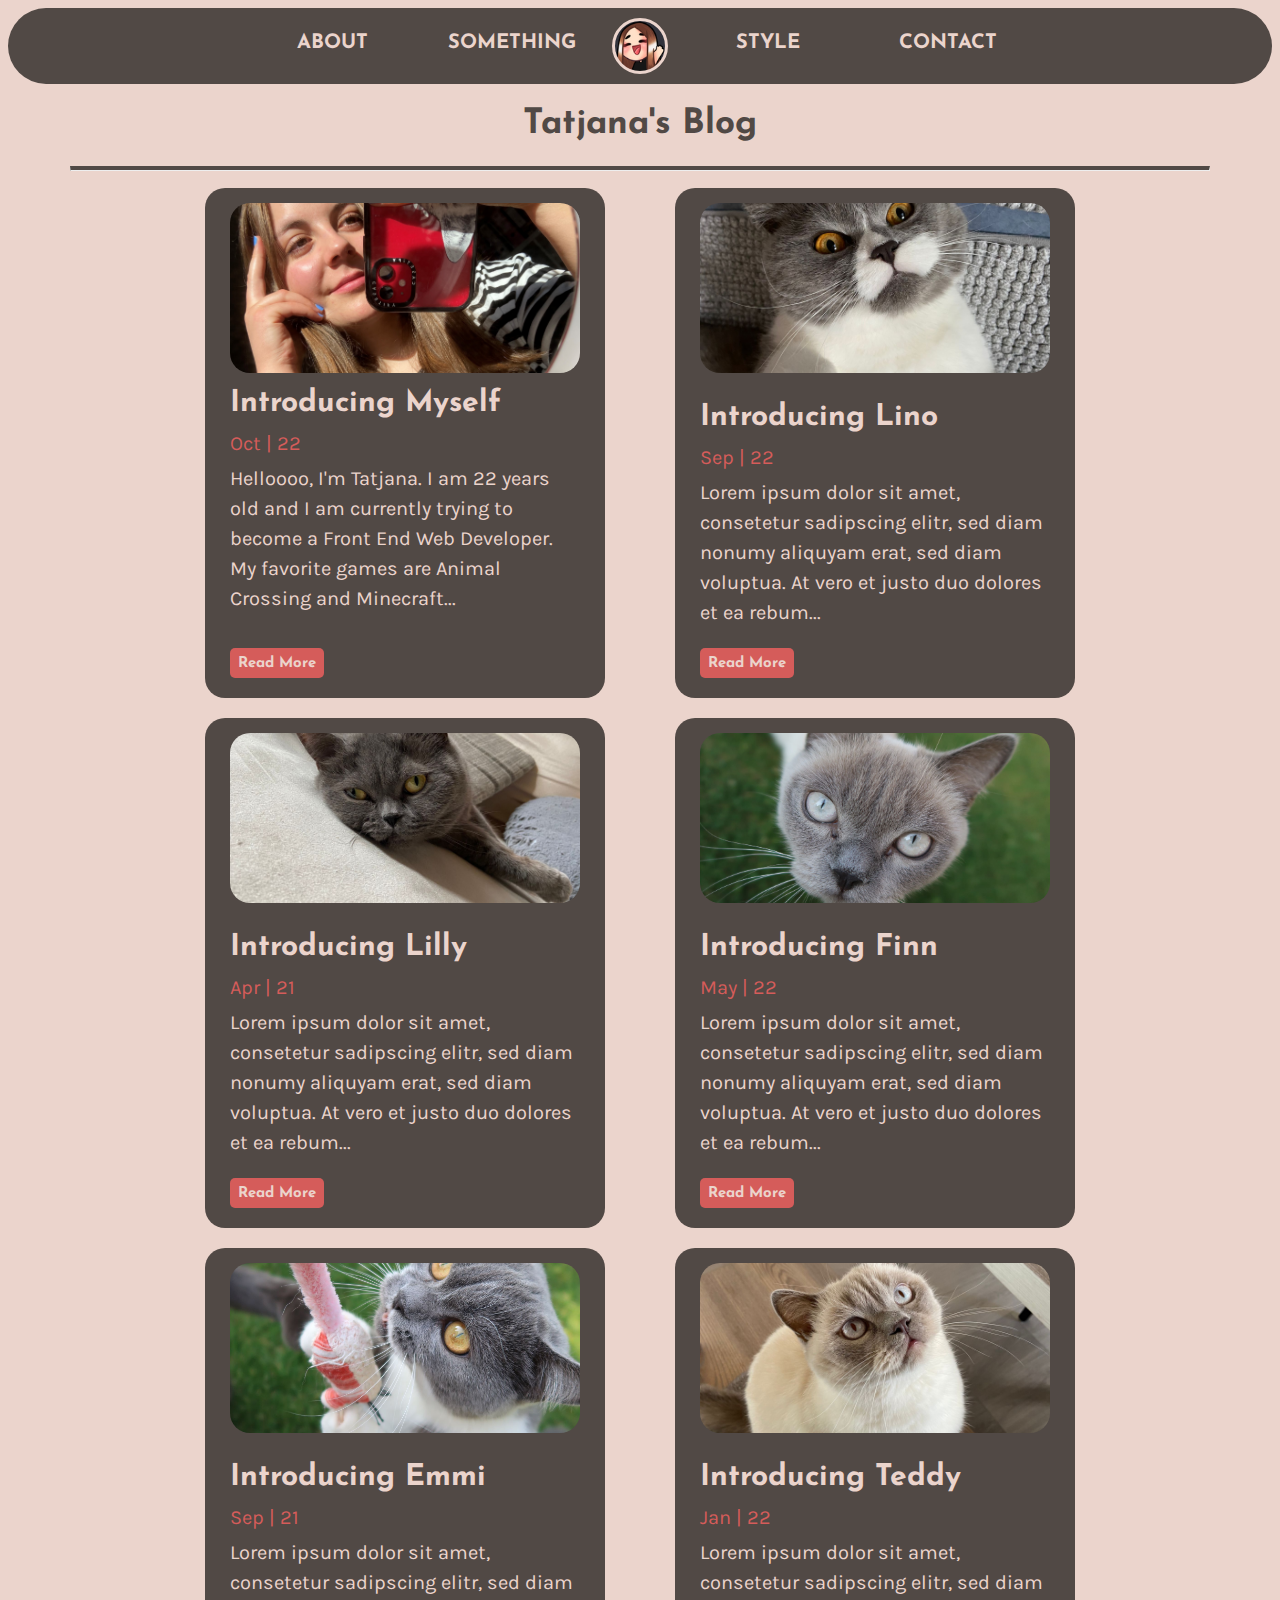
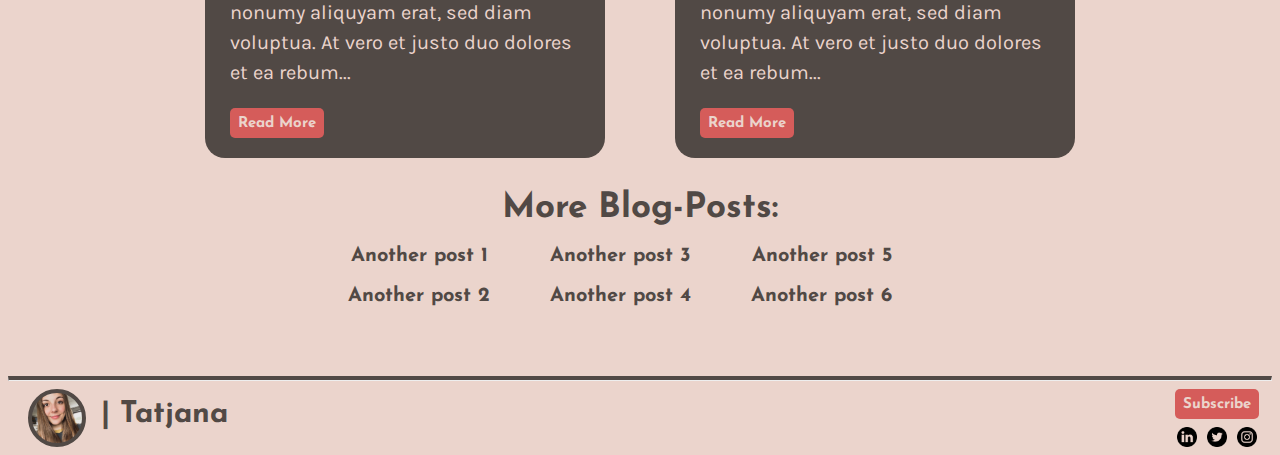
<file: index.html>
<!DOCTYPE html>
<html>
    <head>
        <meta charset="utf-8"/>
        <meta name="viewport" content="width=device-width, initial-scale=1.0">
        <title>Tatjana's Blog</title>
        <meta name="description" content="udacity personal blog project"/>
        <meta name="author" content="Tatjana Aha">
        <link rel="stylesheet" href="css/style.css"/>
        <link rel="stylesheet" href="css/responsive.css"/>
        <link rel="icon" href="images/icon.png">
    </head>

    <body>
        <div class="page-layout wo-footer">
            <header class="header-style">
                <!--navigation bar-->
                <nav class="navigation">
                    <!--navigation left-->
                    <div class="nav-item">
                        <a href="html/about-me.html">About
                        </a>
                    </div>
                    <div class="nav-item">
                        <a href="html/something.html">Something</a>
                    </div>
                    <!--Logo-->
                    <a href="index.html"><div class="nav-item" id="icon"></div></a>
                    <!--navigation right-->
                    <div class="nav-item">
                        <a href="html/style-guide.html">Style</a>
                    </div>
                    <div class="nav-item">
                        <a href="html/contact.html">Contact</a>
                    </div>
                </nav>
                <!--title of webpage-->
                <h1 id="title">Tatjana's Blog</h1>
                <hr class="divider-top">
            </header>

            <!--recommended blog posts-->
            <section class="recommended-posts light-text">
                <a href="html/about-me.html">
                    <div class="rp-item">
                        <img class="rp-img" src="images/tatjana2.jpg"/>
                        <h2 class="light-text rp-title">Introducing Myself</h2>
                        <p class="date">Oct | 22</p>
                        <p class="light-text">
                            Helloooo, I'm Tatjana. I am 22 years old and I am currently trying to become
                            a Front End Web Developer. My favorite games are Animal Crossing and Minecraft...
                        </p>
                        <button class="read-more">Read More</button>
                    </div>
                </a>

                <div class="rp-item">
                    <img class="rp-img" src="images/lino.JPG"/>
                    <h2 class="light-text">Introducing Lino</h2>
                    <p class="date">Sep | 22</p>
                    <p class="light-text">
                        Lorem ipsum dolor sit amet, consetetur sadipscing elitr, sed diam nonumy
                        aliquyam erat, sed diam voluptua. At vero et justo duo dolores et ea rebum... 
                    </p>
                    <button class="read-more">Read More</button>
                </div>

                <div class="rp-item">
                    <img class="rp-img" src="images/lilly.JPG"/>
                    <h2 class="light-text">Introducing Lilly</h2>
                    <p class="date">Apr | 21</p>
                    <p class="light-text">
                        Lorem ipsum dolor sit amet, consetetur sadipscing elitr, sed diam nonumy
                        aliquyam erat, sed diam voluptua. At vero et justo duo dolores et ea rebum... 
                    </p>
                    <button class="read-more">Read More</button>
                </div>

                <div class="rp-item">
                    <img class="rp-img" src="images/finn.JPG"/>
                    <h2 class="light-text">Introducing Finn</h2>
                    <p class="date">May | 22</p>
                    <p class="light-text">
                        Lorem ipsum dolor sit amet, consetetur sadipscing elitr, sed diam nonumy
                        aliquyam erat, sed diam voluptua. At vero et justo duo dolores et ea rebum... 
                    </p>
                    <button class="read-more">Read More</button>
                </div>

                <div class="rp-item">
                    <img class="rp-img" src="images/emmi.JPG"/>
                    <h2 class="light-text">Introducing Emmi</h2>
                    <p class="date">Sep | 21</p>
                    <p class="light-text">
                        Lorem ipsum dolor sit amet, consetetur sadipscing elitr, sed diam nonumy
                        aliquyam erat, sed diam voluptua. At vero et justo duo dolores et ea rebum... 
                    </p>
                    <button class="read-more">Read More</button>
                </div>

                <div class="rp-item">
                    <img class="rp-img" src="images/teddy.JPG"/>
                    <h2 class="light-text">Introducing Teddy</h2>
                    <p class="date">Jan | 22</p>
                    <p class="light-text">
                        Lorem ipsum dolor sit amet, consetetur sadipscing elitr, sed diam nonumy
                        aliquyam erat, sed diam voluptua. At vero et justo duo dolores et ea rebum... 
                    </p>
                    <button class="read-more">Read More</button>
                </div>    
            </section>

            <!--other blog posts-->
            <section class="op-container">
                <h1 id="op-title">More Blog-Posts:</h1>
                <div class="other-posts">
                    <div class="op-item">
                        <h3 class="op-subtitle">Another post 1</h3>
                        <h3 class="op-subtitle">Another post 2</h3>
                    </div>
                    <div class="op-item">
                        <h3 class="op-subtitle">Another post 3</h3>
                        <h3 class="op-subtitle">Another post 4</h3>
                    </div>
                    <div class="op-item">
                        <h3 class="op-subtitle">Another post 5</h3>
                        <h3 class="op-subtitle">Another post 6</h3>
                    </div>
                </div>
            </section>

            <!--footer-->
            <footer class="footer-container">
                <hr class="divider-bottom"></hr>
                <div class="footer">
                    <div class="author">
                        <div id="photo"></div>
                        <h2 id="name">| Tatjana</h2>
                    </div>
                    <!--footer space-->
                    <div class="ft-space"></div>
                    <!--social media links-->
                    <div class="subscribe">
                        <button class="btn">Subscribe</button>
                    </div>
                    <div class="socials">
                        <a href="https://www.linkedin.com/in/tatjana-aha" target="_blank"><div class="media" id="linkedin"></div></a>
                        <a href="https://twitter.com/elonmusk" target="_blank"><div class="media" id="twitter"></div></a>
                        <a href="https://www.instagram.com/spacex/" target="_blank"><div class="media" id="instagram"></div></a>
                    </div>
                </div>
            </footer>
        </div>
    </body>
</html>
</file>
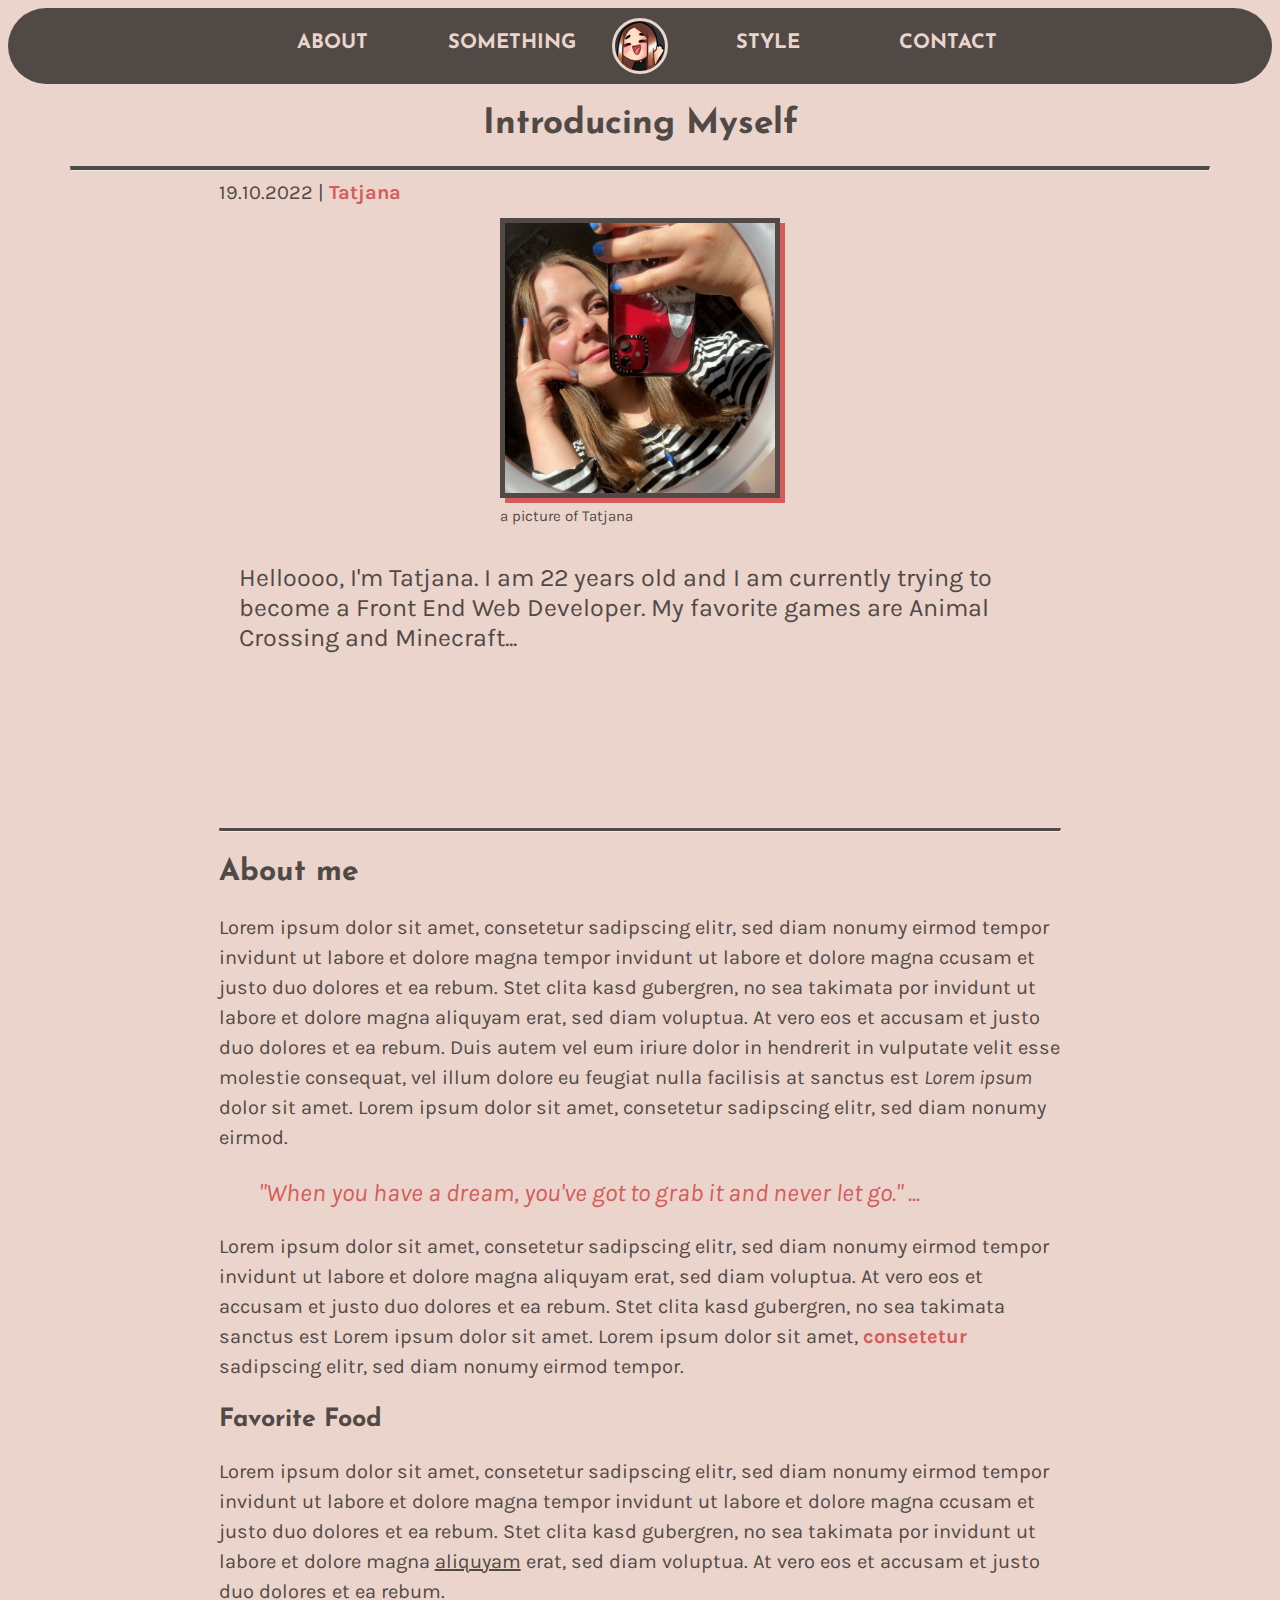
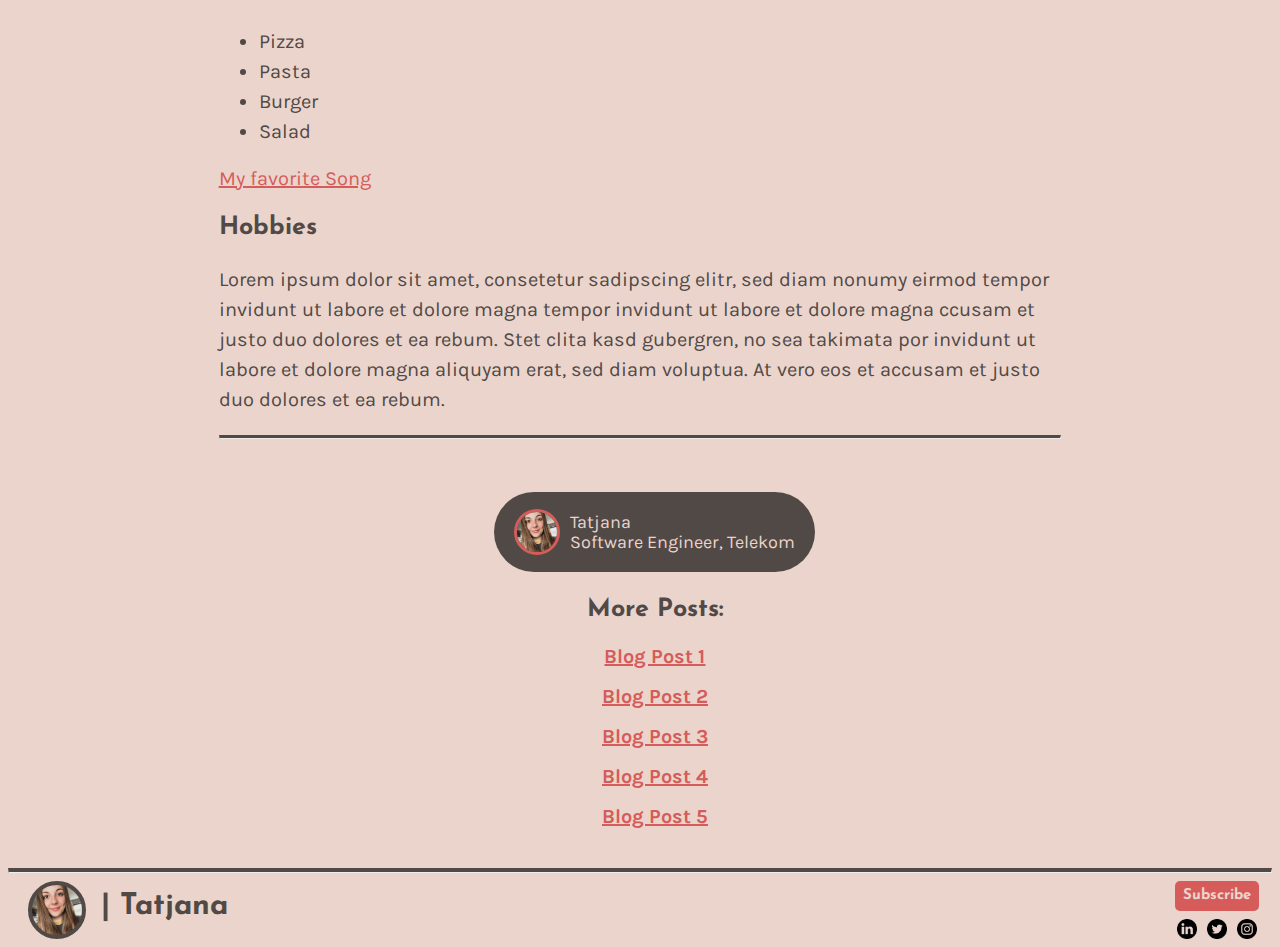
<file: html/about-me.html>
<!DOCTYPE html>
<html>
    <head>
        <meta charset="utf-8"/>
        <meta name="viewport" content="width=device-width, initial-scale=1.0">
        <title>Introducing Myself</title>
        <meta name="description" content="udacity personal blog project"/>
        <meta name="author" content="Tatjana Aha">
        <link rel="stylesheet" href="../css/style.css"/>
        <link rel="stylesheet" href="../css/responsive.css"/>
        <link rel="icon" href="../images/icon.png">
    </head>

    <body>
        <div class="blog-layout">
            <!--header of blog-->
            <header class="blog-header">
                <!--navigation bar-->
                <nav class="navigation">
                    <!--navigation left-->
                    <div class="nav-item">
                        <a href="about-me.html">About</a>
                    </div>
                    <div class="nav-item">
                        <a href="something.html">Something</a>
                    </div>
                    <!--Logo-->
                    <a href="../index.html"><div class="nav-item" id="icon"></div class="nav-item"></a>
                    <!--navigation right-->
                    <div class="nav-item">
                        <a href="style-guide.html">Style</a>
                    </div>
                    <div class="nav-item">
                        <a href="contact.html">Contact</a>
                    </div>
                </nav>
                <!--title of webpage-->
                <h1 id="title">Introducing Myself</h1>
                <hr class="divider-top"></hr>
            </header>

            <!--blog-left space-->
            <aside class="blog-left"></aside>

            <!--blog date-->
            <time class="blog-date">
                <p>19.10.2022 | <strong>Tatjana</strong></p>
            </time>

            <!--blog img-->
            <figure class="blog-img">
                <img class="img-border" src="../images/tatjana2.jpg">
                <figcaption>a picture of Tatjana</figcaption>
            </figure>

            <!--blog summary-->
            <summary class="blog-sum">
                <p id="sum">
                    Helloooo, I'm Tatjana. I am 22 years old and I am currently trying to become
                    a Front End Web Developer. My favorite games are Animal Crossing and Minecraft...
                </p>
            </summary>

            <!--main article-->
            <article class="blog-art">
                <hr class="divider"></hr>
                    <h2>About me</h2>
                        <p>
                            Lorem ipsum dolor sit amet, consetetur sadipscing elitr, sed diam nonumy eirmod tempor invidunt ut labore et dolore magna 
                            tempor invidunt ut labore et dolore magna ccusam et justo duo dolores et ea rebum. Stet clita kasd gubergren, no sea takimata 
                            por invidunt ut labore et dolore magna aliquyam erat, sed diam voluptua. At vero eos et accusam et justo duo dolores et ea rebum. 
                            Duis autem vel eum iriure dolor in hendrerit in vulputate velit esse molestie consequat, vel illum dolore eu feugiat nulla facilisis at 
                            sanctus est <em>Lorem ipsum</em> dolor sit amet. Lorem ipsum dolor sit amet, consetetur sadipscing elitr, sed diam nonumy eirmod. 
                        </p>
                        <blockquote>
                            "When you have a dream, you've got to grab it and never let go." ...
                        </blockquote>
                        <p>
                            Lorem ipsum dolor sit amet, consetetur sadipscing elitr, sed diam nonumy eirmod tempor invidunt ut labore et dolore magna 
                            aliquyam erat, sed diam voluptua. At vero eos et accusam et justo duo dolores et ea rebum. Stet clita kasd gubergren, no sea takimata 
                            sanctus est Lorem ipsum dolor sit amet. Lorem ipsum dolor sit amet, <strong>consetetur</strong> sadipscing elitr, sed diam nonumy eirmod tempor. 
                        </p>
                    <h3>Favorite Food</h3>
                        <p>
                            Lorem ipsum dolor sit amet, consetetur sadipscing elitr, sed diam nonumy eirmod tempor invidunt ut labore et dolore magna 
                            tempor invidunt ut labore et dolore magna ccusam et justo duo dolores et ea rebum. Stet clita kasd gubergren, no sea takimata 
                            por invidunt ut labore et dolore magna <u>aliquyam</u> erat, sed diam voluptua. At vero eos et accusam et justo duo dolores et ea rebum.
                        </p>
                        <ul>
                            <li>Pizza</li>
                            <li>Pasta</li>
                            <li>Burger</li>
                            <li>Salad</li>
                        </ul>
                        <a href="https://www.youtube.com/watch?v=dQw4w9WgXcQ">My favorite Song</a>
                    <h3>Hobbies</h3>
                        <p>
                            Lorem ipsum dolor sit amet, consetetur sadipscing elitr, sed diam nonumy eirmod tempor invidunt ut labore et dolore magna 
                            tempor invidunt ut labore et dolore magna ccusam et justo duo dolores et ea rebum. Stet clita kasd gubergren, no sea takimata 
                            por invidunt ut labore et dolore magna aliquyam erat, sed diam voluptua. At vero eos et accusam et justo duo dolores et ea rebum.
                        </p>
                    <hr id="mobile-div"></hr>
            </article>

            <!--author info & other blog posts-->
            <section class="blog-info">
                <div class="about">
                    <img src="../images/tatjana.jpg" alt="picture of the author" class="author-img">
                    <p class="author-des">
                        Tatjana
                        <br>
                        Software Engineer, Telekom
                    </p>
                </div>
                <div class="more-blogs">
                    <h3>More Posts:</h3>
                    <p class="blog-link">Blog Post 1</p>
                    <p class="blog-link">Blog Post 2</p>
                    <p class="blog-link">Blog Post 3</p>
                    <p class="blog-link">Blog Post 4</p>
                    <p class="blog-link">Blog Post 5</p>
                </div>
            </section>

            <!--blog-right space-->
            <aside class="blog-right"></aside>
            
            <!--footer-->
            <footer class="blog-footer">
                <hr class="divider-bottom"></hr>
                <div class="footer">
                    <div class="author">
                        <div id="photo"></div>
                        <h2 id="name">| Tatjana</h2>
                    </div>
                    <!--footer space-->
                    <div class="ft-space"></div>
                    <!--social media links-->
                    <div class="subscribe">
                        <button class="btn">Subscribe</button>
                    </div>
                    <div class="socials">
                        <a href="https://www.linkedin.com/in/tatjana-aha" target="_blank"><div class="media" id="linkedin"></div></a>
                        <a href="https://twitter.com/elonmusk" target="_blank"><div class="media" id="twitter"></div></a>
                        <a href="https://www.instagram.com/spacex/" target="_blank"><div class="media" id="instagram"></div></a>
                    </div>
                </div>
            </footer>
        </div>
    </body>
</html>
</file>
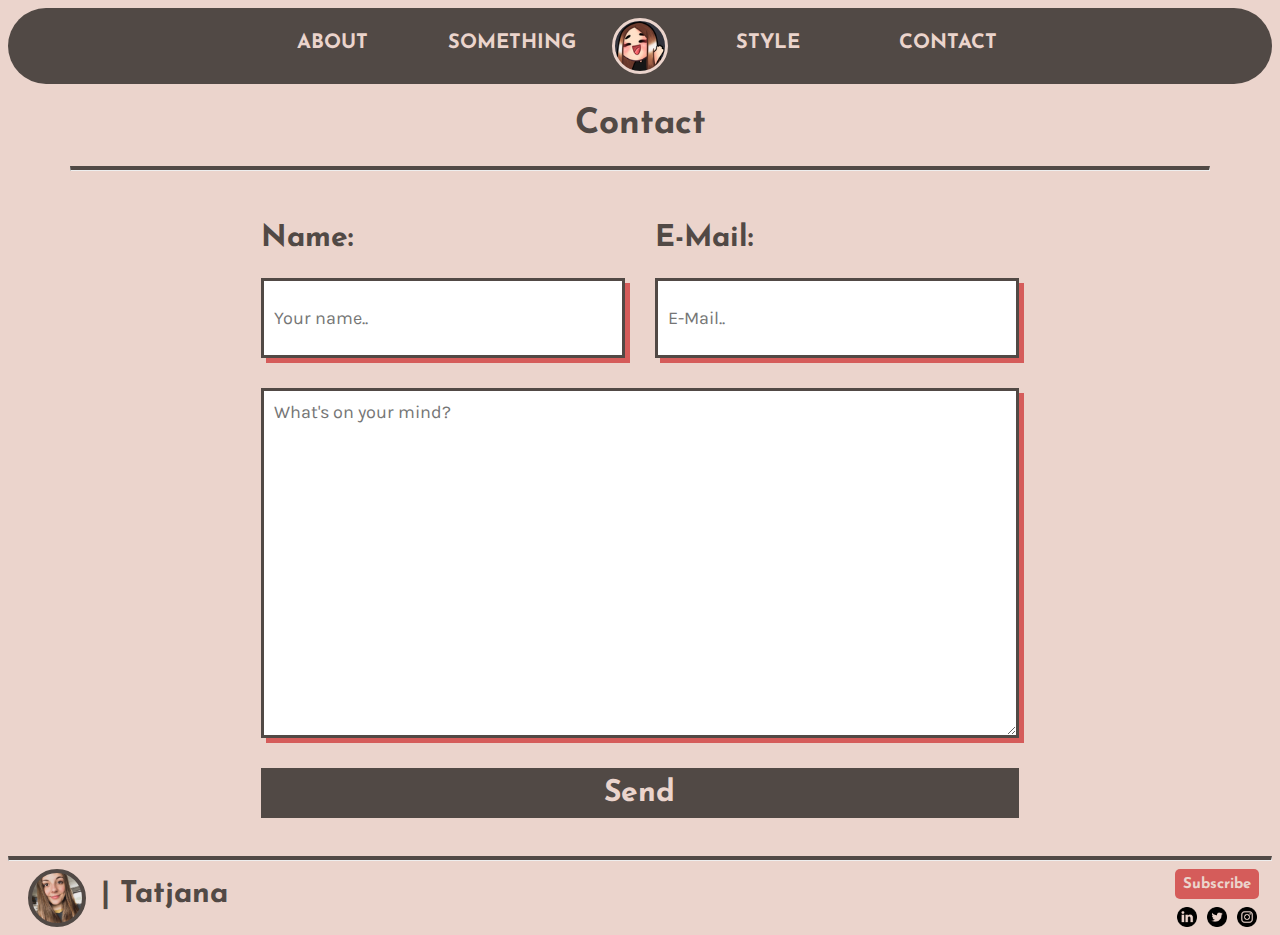
<file: html/contact.html>
<!DOCTYPE html>
<html>
    <head>
        <meta charset="utf-8"/>
        <meta name="viewport" content="width=device-width, initial-scale=1.0">
        <title>Contact</title>
        <meta name="description" content="udacity personal blog project"/>
        <meta name="author" content="Tatjana Aha">
        <link rel="stylesheet" href="../css/style.css"/>
        <link rel="stylesheet" href="../css/responsive.css"/>
        <link rel="icon" href="../images/icon.png">
    </head>

    <body>
        <div class="wo-footer contact">
            <header class="contact-header">
                <!--navigation bar-->
                <nav class="navigation">
                    <!--navigation left-->
                    <div class="nav-item">
                        <a href="about-me.html">About</a>
                    </div>
                    <div class="nav-item">
                        <a href="something.html">Something</a>
                    </div>
                    <!--Logo-->
                    <a href="../index.html"><div class="nav-item" id="icon"></div class="nav-item"></a>
                    <!--navigation right-->
                    <div class="nav-item">
                        <a href="style-guide.html">Style</a>
                    </div>
                    <div class="nav-item">
                        <a href="contact.html">Contact</a>
                    </div>
                </nav>
                <!--title of webpage-->
                <h1 id="title">Contact</h1>
                <hr class="divider-top"></hr>
            </header>

            <!--contact field-->
            <form class="contact-main">
                <h2 id="c-namet">Name:</h2>
                <label for="name"></label>
                    <input type="text" id="c-name" name="name" placeholder="Your name..">
                <h2 id="c-mailt">E-Mail:</h2>
                <label for="mail"></label>
                    <input type="text" id="c-mail" name="mail" placeholder="E-Mail..">
                <textarea id="c-text" name="contact" rows="5" cols="30" placeholder="What's on your mind?"></textarea>
                <button id="c-btn">Send</button>
            </form>

            <!--footer-->
            <footer class="contact-footer">
                <hr class="divider-bottom"></hr>
                <div class="footer">
                    <div class="author">
                        <div id="photo"></div>
                        <h2 id="name">| Tatjana</h2>
                    </div>
                    <!--footer space-->
                    <div class="ft-space"></div>
                    <!--social media links-->
                    <div class="subscribe">
                        <button class="btn">Subscribe</button>
                    </div>
                    <div class="socials">
                        <a href="https://www.linkedin.com/in/tatjana-aha" target="_blank"><div class="media" id="linkedin"></div></a>
                        <a href="https://twitter.com/elonmusk" target="_blank"><div class="media" id="twitter"></div></a>
                        <a href="https://www.instagram.com/spacex/" target="_blank"><div class="media" id="instagram"></div></a>
                    </div>
                </div>
            </footer>
        </div>
    </body>
</html>
</file>
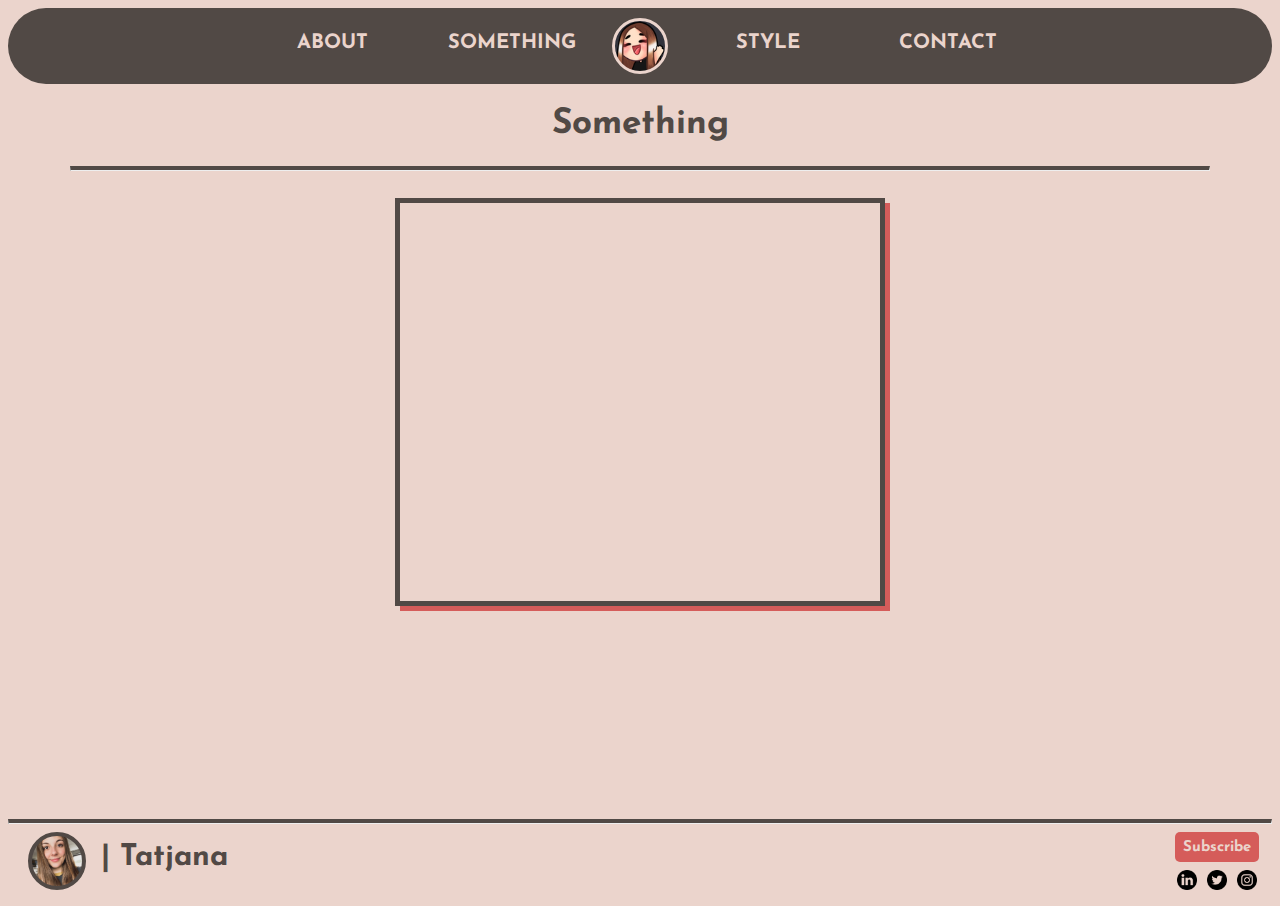
<file: html/something.html>
<!DOCTYPE html>
<html>
    <head>
        <meta charset="utf-8"/>
        <meta name="viewport" content="width=device-width, initial-scale=1.0">
        <title>Something</title>
        <meta name="description" content="udacity personal blog project"/>
        <meta name="author" content="Tatjana Aha">
        <link rel="stylesheet" href="../css/style.css"/>
        <link rel="stylesheet" href="../css/responsive.css"/>
        <link rel="icon" href="../images/icon.png">
    </head>

    <body>
        <div class="style-layout wo-footer">
            <header class="header-style">
                <!--navigation bar-->
                <nav class="navigation">
                    <!--navigation left-->
                    <div class="nav-item">
                        <a href="about-me.html">About</a>
                    </div>
                    <div class="nav-item">
                        <a href="something.html">Something</a>
                    </div>
                    <!--Logo-->
                    <a href="../index.html"><div class="nav-item" id="icon"></div class="nav-item"></a>
                    <!--navigation right-->
                    <div class="nav-item">
                        <a href="style-guide.html">Style</a>
                    </div>
                    <div class="nav-item">
                        <a href="contact.html">Contact</a>
                    </div>
                </nav>
                <!--title of webpage-->
                <h1 id="title">Something</h1>
                <hr class="divider-top"></hr>
            </header>

            <!--nice video-->
            <section class="main-style">
                <iframe src="https://giphy.com/embed/Vuw9m5wXviFIQ" frameBorder="0" allowFullScreen></iframe>
            </section>

            <!--footer-->
            <footer class="footer-style">
                <hr class="divider-bottom"></hr>
                <div class="footer">
                    <div class="author">
                        <div id="photo"></div>
                        <h2 id="name">| Tatjana</h2>
                    </div>
                    <!--footer space-->
                    <div class="ft-space"></div>
                    <!--social media links-->
                    <div class="subscribe">
                        <button class="btn">Subscribe</button>
                    </div>
                    <div class="socials">
                        <a href="https://www.linkedin.com/in/tatjana-aha" target="_blank"><div class="media" id="linkedin"></div></a>
                        <a href="https://twitter.com/elonmusk" target="_blank"><div class="media" id="twitter"></div></a>
                        <a href="https://www.instagram.com/spacex/" target="_blank"><div class="media" id="instagram"></div></a>
                    </div>
                </div>
            </footer>
        </div>
    </body>
</html>
</file>
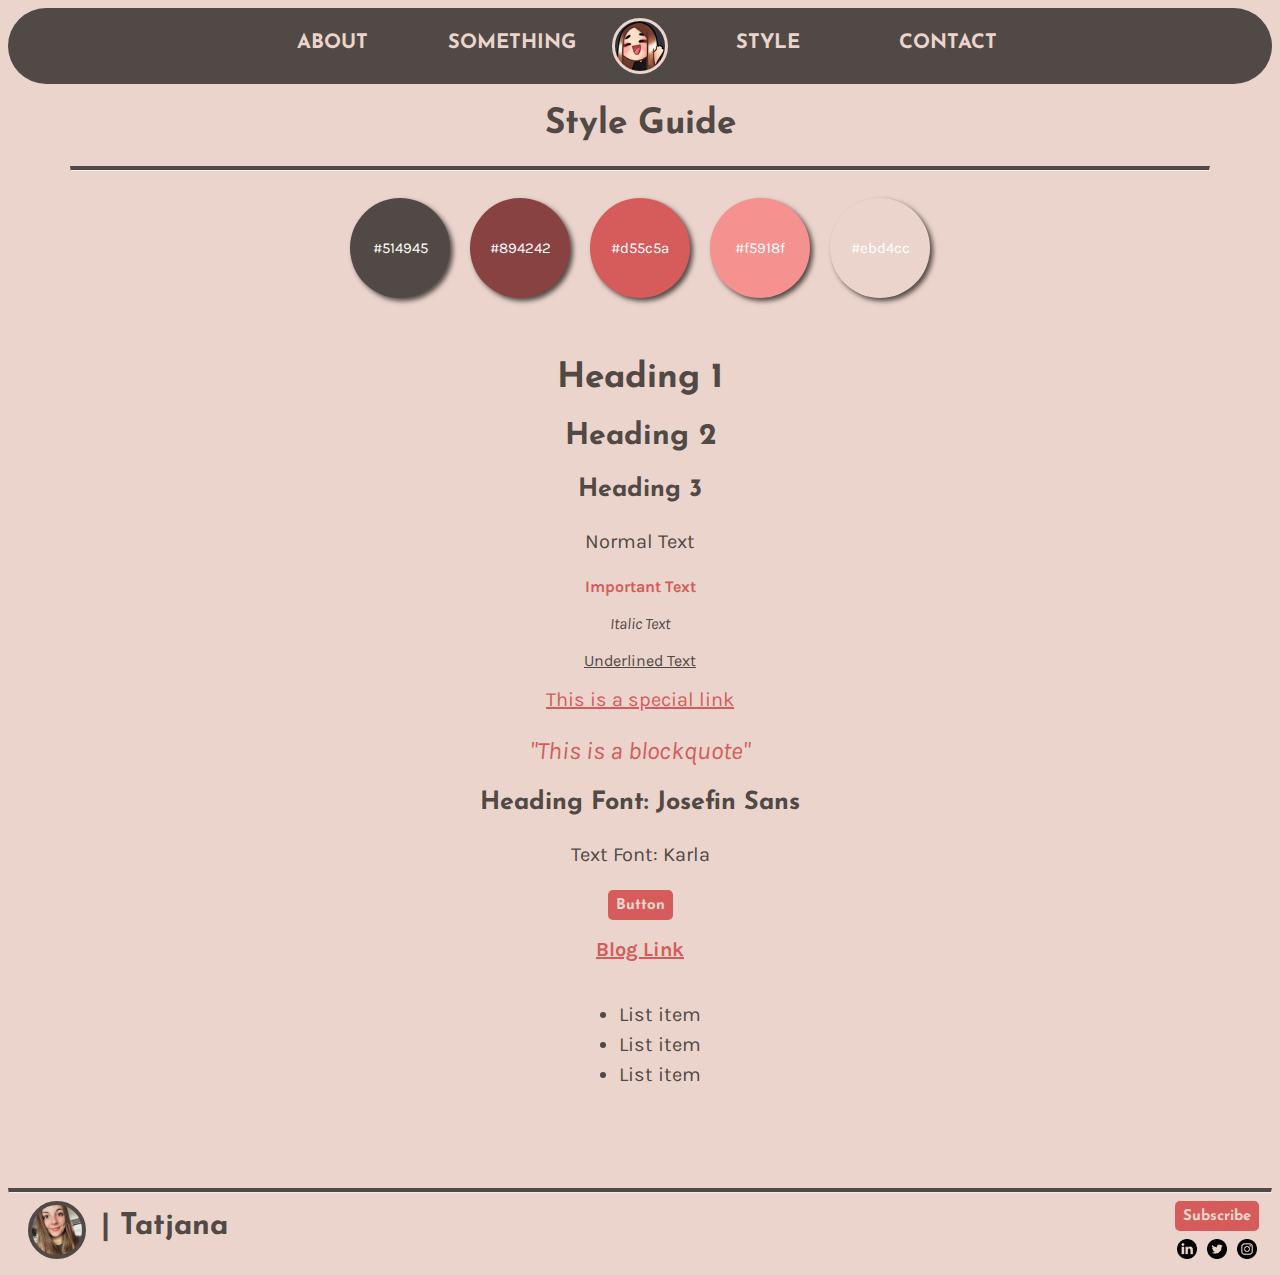
<file: html/style-guide.html>
<!DOCTYPE html>
<html>
    <head>
        <meta charset="utf-8"/>
        <meta name="viewport" content="width=device-width, initial-scale=1.0">
        <title>Style Guide</title>
        <meta name="description" content="udacity personal blog project"/>
        <meta name="author" content="Tatjana Aha">
        <link rel="stylesheet" href="../css/style.css"/>
        <link rel="stylesheet" href="../css/responsive.css"/>
        <link rel="icon" href="../images/icon.png">
    </head>

    <body>
        <div class="style-layout wo-footer">
            <header class="header-style">
                <!--navigation bar-->
                <nav class="navigation">
                    <!--navigation left-->
                    <div class="nav-item">
                        <a href="about-me.html">About</a>
                    </div>
                    <div class="nav-item">
                        <a href="something.html">Something</a>
                    </div>
                    <!--Logo-->
                    <a href="../index.html"><div class="nav-item" id="icon"></div class="nav-item"></a>
                    <!--navigation right-->
                    <div class="nav-item">
                        <a href="style-guide.html">Style</a>
                    </div>
                    <div class="nav-item">
                        <a href="contact.html">Contact</a>
                    </div>
                </nav>
                <!--title of webpage-->
                <h1 id="title">Style Guide</h1>
                <hr class="divider-top"></hr>
            </header>

            <!--Main Content-->
            <section class="main-style">
                <div class="colors">
                    <color class="color" id="quartz">#514945</color>
                    <color class="color" id="cordovan">#894242</color>
                    <color class="color" id="indian-red">#d55c5a</color>
                    <color class="color" id="tulip">#f5918f</color>
                    <color class="color" id="almond">#ebd4cc</color>
                </div>
                <div class="center-text">
                    <h1>Heading 1</h1>
                    <h2>Heading 2</h2>
                    <h3>Heading 3</h3>
                    <p>Normal Text</p>
                    <strong>Important Text</strong>
                    <br>
                    <br>
                    <em>Italic Text</em>
                    <br>
                    <br>
                    <u>Underlined Text</u>
                    <br>
                    <br>
                    <a href="https://www.youtube.com/watch?v=dQw4w9WgXcQ">This is a special link</a>
                    <blockquote>"This is a blockquote"</blockquote>
                    <h3>Heading Font: Josefin Sans</h3>
                    <p>Text Font: Karla</p>
                    <button class="btn">Button</button>
                    <br>
                    <p class="blog-link">Blog Link</p>
                    <div class="center-list">
                        <ul>
                            <li>List item</li>
                            <li>List item</li>
                            <li>List item</li>
                        </ul>
                    </div>
                </div>
            </section>

            <!--footer-->
            <footer class="footer-style">
                <hr class="divider-bottom"></hr>
                <div class="footer">
                    <div class="author">
                        <div id="photo"></div>
                        <h2 id="name">| Tatjana</h2>
                    </div>
                    <!--footer space-->
                    <div class="ft-space"></div>
                    <!--social media links-->
                    <div class="subscribe">
                        <button class="btn">Subscribe</button>
                    </div>
                    <div class="socials">
                        <a href="https://www.linkedin.com/in/tatjana-aha" target="_blank"><div class="media" id="linkedin"></div></a>
                        <a href="https://twitter.com/elonmusk" target="_blank"><div class="media" id="twitter"></div></a>
                        <a href="https://www.instagram.com/spacex/" target="_blank"><div class="media" id="instagram"></div></a>
                    </div>
                </div>
            </footer>
        </div>    
    </body>
</html>
</file>
<file: css/style.css>
@import url(index.css);
@import url(blog.css);
@import url(contact.css);
@import url(responsive.css);
@import url('https://fonts.googleapis.com/css2?family=Josefin+Sans&display=swap');
@import url('https://fonts.googleapis.com/css2?family=Karla&display=swap');

/* general style */
body {
    background-color: #ebd4cc;
}

/* place footer on bottom of page */
.wo-footer {
    min-height: calc(100vh - 10px);
}

/* dividers */
hr.divider-top{
    border-top: 4px solid #514945;
    width: 90%;
}

hr.divider-bottom{
    border-top: 4px solid #514945;
}

hr.divider{
    border-top: 3px solid #514945;
    margin-top: 20px;
}

/* colors */
.colors {
    display: flex;
    flex-direction: row;
    justify-content: center;
    text-align: center;
}

.color {
    height: 100px;
    width: 100px;
    border-radius: 50%;
    box-shadow: 3px 3px 5px #514945;
    margin: 40px 10px;
    line-height: 100px;
    color: white;
    font-family: 'Karla', sans-serif;
    font-size: 15px;
}

#quartz {
    background-color: #514945;
}

#cordovan {
    background-color: #894242;
}

#indian-red {
    background-color: #d55c5a;
}

#tulip {
    background-color: #f5918f;
}

#almond {
    background-color: #ebd4cc;
}

/* Headings & Text */
.center-text {
    text-align: center;
}

h1 {
    color: #514945;
    font-family: 'Josefin Sans', sans-serif;
    font-size: 35px;
}

h2 {
    color: #514945;
    font-family: 'Josefin Sans', sans-serif;
    font-size: 30px;
}

h3 {
    color: #514945;
    font-family: 'Josefin Sans', sans-serif;
    font-size: 25px;
}

p {
    color: #514945;
    font-family: 'Karla', sans-serif;
    font-size: 20px;
    line-height: 30px;
}

.light-text {
    color: #ebd4cc;
}

strong {
    color: #d55c5a;
    font-family: 'Karla', sans-serif;
}

em {
    color: #514945;
    font-family: 'Karla', sans-serif;
}

u {
    color: #514945;
    font-family: 'Karla', sans-serif;
}

a {
    color: #d55c5a;
    font-family: 'Karla', sans-serif;
    font-size: 20px;
}

a:hover {
    color: #f5918f;
}

blockquote {
    color: #d55c5a;
    font-size: 25px;
    font-style: italic;
    font-family: 'Karla', sans-serif;
}

.blog-link {
    color: #d55c5a;
    font-size: 20px;
    font-family: 'Karla', sans-serif;
    text-decoration: underline;
    font-weight: bold;
    line-height: 20px;
}

.blog-link:hover {
    color: #f5918f;
    cursor: pointer;
}

ul {
    color: #514945;
    font-family: 'Karla', sans-serif;
    font-size: 20px;
    line-height: 30px;
}

.center-list {
    display: flex;
    justify-content: center;
}

/* other elements */
.btn {
    text-align: center;
    border-radius: 5px;
    border: none;
    color: #ebd4cc;
    font-family: 'Josefin Sans', sans-serif;
    font-weight: bold;
    font-size: 15px;
    padding: 0px 8px;
    height: 30px;
    background-color: #d55c5a;
}

.btn:hover {
    background-color: #f5918f;
    cursor: pointer;
}

iframe {
    display: block;
    width: 480px; 
    height: 398px;
    margin: 40px auto;
    border: 5px solid #514945;
    box-shadow: 5px 5px #d55c5a;
}

/* navigation bar */
.navigation {
    display: flex;
    flex-direction: row;
    justify-content: center;
    line-height: 40px;
    background-color: #514945;
    border-radius: 40px;
}

.navigation a {
    text-decoration: none;
    color: #ebd4cc;
    text-transform: uppercase;
    font-family: 'Josefin Sans', sans-serif;
    font-weight: bold;
}

.navigation a:hover {
    color: #d55c5a;
    text-decoration: underline;
}

.nav-item {
    text-align: center;
    margin: 10px;
    padding: 5px;
    height: 30px;
    width: 150px;
}

#icon {  
  background-image: url("../images/icon.png");
  background-size: contain;
  background-repeat: no-repeat;
  height: 40px;
  width: 40px;
  border-radius: 50%;
  border: 3px solid #ebd4cc;
}

#title {
    text-align: center;
}

/* Footer Style */
.footer { 
    display: grid;
    grid-template-columns: 250px repeat(4, 1fr) 100px;
    grid-template-rows: repeat(2, 1fr);
}

.author {
    grid-area: 1 / 1 / 3 / 2;
    display: flex;
    flex-direction: row;
    justify-content: left;
    height: 50%;
}

.ft-space {
    grid-area: 1 / 2 / 3 / 6;
}

#photo {
    background-image: url("../images/tatjana.jpg");
    background-size: contain;
    background-repeat: no-repeat;
    width: 50px;
    height: 50px;
    border-radius: 50%;
    border: 4px solid #514945;
    margin-left: 20px;
}

#name {
    margin-left: 15px;
    margin-top: 10px;
}

.subscribe {
    grid-area: 1 / 6 / 2 / 7;
    display: flex;
    flex-direction: row;
    justify-content: center;
    margin-right: 10px;
}

.socials {
    grid-area: 2 / 6 / 3 / 7;
    display: flex;
    flex-direction: row;
    justify-content: center;
    margin-top: 5px;
}

.media {
    height: 20px;
    width: 20px;
    margin-right: 10px;
}

#linkedin {
    background-image: url("../images/linkedin.png");
    background-size: contain;
    background-repeat: no-repeat;
}

#twitter {
    background-image: url("../images/twitter.png");
    background-size: contain;
    background-repeat: no-repeat;
}

#instagram {
    background-image: url("../images/instagram.png");
    background-size: contain;
    background-repeat: no-repeat;
}

/* style layout page */
.style-layout {
    display: grid;
    grid-template-columns: repeat(5, 1fr);
    grid-template-rows: 150px 1fr 70px;
}

.header-style {
    grid-area: 1 / 1 / 2 / 6;
}

.main-style {
    grid-area: 2 / 1 / 3 / 6;
}

.footer-style {
    grid-area: 4 / 1 / 5 / 6;
}
</file>
<file: css/responsive.css>
@import url(style.css);

/* really small screens */
@media (max-width: 520px) {
    
    /* navigation bar */
    .navigation a {
        font-size: 12px;
    }

    .nav-item {
        width: 100px;
        margin: 5px 5px 10px 5px;
    }

    #icon {
        height: 30px;
        width: 30px;
    }
    
    /* general layout */
    .style-layout {
        display: grid;
        grid-template-columns: repeat(3, 1fr);
        grid-template-rows: 150px 1fr 70px;
    }

    .header-style {
        grid-area: 1 / 1 / 2 / 4;
    }

    .main-style {
        grid-area: 2 / 1 / 3 / 4;
    }

    .footer-style {
        grid-area: 3 / 1 / 4 / 4;
    }

    /* index layout */
    .page-layout {
        grid-template-columns: repeat(3, 1fr);
        grid-template-rows: 150px 1fr 200px 70px;
    }

    .recommended-posts {
        grid-area: 2 / 1 / 3 / 4;
        display: flex;
        flex-direction: column;
        align-items: center;
    }

    .rp-item {
        width: 300px;
        height: 510px;
    }

    .op-container {
        grid-area: 3 / 1 / 4 / 4;
    }

    .op-subtitle {
        font-size: 20px;
        
    }

    .footer-container {
        grid-area: 4 / 1 / 5 / 4;
    }

    /* something */
    iframe {
        width: calc(480px / 1.5); 
        height: calc(398px / 1.5);
    }

    /* style-guide */
    .color {
        height: 50px;
        width: 50px;
        font-size: 12px;
        line-height: 50px;
    }

    /* contact layout */
    .contact {
        display: grid;
        grid-template-columns: repeat(3, 1fr);
        grid-template-rows: 150px 1fr 70px; 
    }

    .contact-header {
        grid-area: 1 / 1 / 2 / 4;
    }

    .contact-main {
        grid-area: 2 / 1 / 3 / 4;
        grid-template-columns: repeat(2, 45%);
        grid-template-rows: repeat(2, 50px) 200px 50px;
    }

    .contact-footer {
        grid-area: 3 / 1 / 4 / 4;
    }

    /* blog layout */
    .blog-layout {
        display: grid;
        grid-template-columns: repeat(6, 1fr);
        grid-template-rows: 150px 50px 300px 350px 3fr 2fr 1fr 70px;
    }

    .blog-header {
        grid-area: 1 / 1 / 2 / 7;
    }
    
    .blog-date {
        grid-area: 2 / 2 / 3 / 6;
    }
    
    .blog-img {
        grid-area: 3 / 2 / 4 / 6;
        display: block;
        margin: 10px auto;
    }
    
    .blog-sum {
        grid-area: 4 / 2 / 5 / 6; 
        text-align: center;
    }
    
    .blog-art {
        grid-area: 5 / 2 / 7 / 6;
    }
    
    .blog-info {
        grid-area: 7 / 2 / 8 / 6;
        align-items: center;
        width: 300px;
    }
    
    .blog-footer {
        grid-area: 8 / 1 / 9 / 7;
    }

    #mobile-div {
        visibility: visible;
    }
}

/* Small Screens */
@media (min-width: 521px) and (max-width: 900px) {

    /* navigation bar */
    .navigation a {
        font-size: 18px;
    }
    
    /* general layout */
    .style-layout {
        display: grid;
        grid-template-columns: repeat(3, 1fr);
        grid-template-rows: 150px 1fr 70px;
    }

    .header-style {
        grid-area: 1 / 1 / 2 / 4;
    }

    .main-style {
        grid-area: 2 / 1 / 3 / 4;
    }

    .footer-style {
        grid-area: 3 / 1 / 4 / 4;
    }

    /* index layout */
    .page-layout {
        grid-template-columns: repeat(3, 1fr);
        grid-template-rows: 150px 1fr 200px 70px;
    }

    .recommended-posts {
        grid-area: 2 / 1 / 3 / 4;
        display: flex;
        flex-direction: column;
        align-items: center;
    }

    .op-container {
        grid-area: 3 / 1 / 4 / 4;
    }

    .op-subtitle {
        font-size: 20px;
    }

    .footer-container {
        grid-area: 4 / 1 / 5 / 4;
    }

    /* something */
    iframe {
        width: calc(480px / 1.5); 
        height: calc(398px / 1.5);
    }

    /* style-guide */
    .color {
        height: 70px;
        width: 70px;
        font-size: 12px;
        line-height: 70px;
    }

    /* contact layout */
    .contact {
        display: grid;
        grid-template-columns: repeat(3, 1fr);
        grid-template-rows: 150px 1fr 70px; 
    }

    .contact-header {
        grid-area: 1 / 1 / 2 / 4;
    }

    .contact-main {
        grid-area: 2 / 1 / 3 / 4;
        grid-template-columns: repeat(2, 45%);
        grid-template-rows: repeat(2, 50px) 200px 50px;
    }

    .contact-footer {
        grid-area: 3 / 1 / 4 / 4;
    }

    /* blog layout */
    .blog-layout {
        display: grid;
        grid-template-columns: repeat(6, 1fr);
        grid-template-rows: 150px 50px repeat(2, 300px) 3fr 2fr 1fr 70px;
    }

    .blog-header {
        grid-area: 1 / 1 / 2 / 7;
    }
    
    .blog-date {
        grid-area: 2 / 2 / 3 / 6;
    }
    
    .blog-img {
        grid-area: 3 / 2 / 4 / 6;
        display: block;
        margin: 10px auto;
    }
    
    .blog-sum {
        grid-area: 4 / 2 / 5 / 6; 
        text-align: center;
    }
    
    .blog-art {
        grid-area: 5 / 2 / 7 / 6;
    }
    
    .blog-info {
        grid-area: 7 / 2 / 8 / 6;
        align-items: center;
    }
    
    .blog-footer {
        grid-area: 8 / 1 / 9 / 7;
    }

    #mobile-div {
        visibility: visible;
    }
}

/* Medium Screens */
@media (min-width: 901px) and (max-width:1400px) {

    /* index layout */
    .page-layout {
        grid-template-columns: repeat(3, 1fr);
        grid-template-rows: 150px 1fr 200px 70px;
    }

    .recommended-posts {
        grid-area: 2 / 1 / 3 / 4;
        display: grid;
        grid-template-columns: repeat(2, 1fr);
        grid-template-rows: repeat(3, 1fr);
    }

    .op-container {
        grid-area: 3 / 1 / 4 / 4;
    }

    .op-subtitle {
        font-size: 20px;
    }

    .footer-container {
        grid-area: 4 / 1 / 5 / 4;
    }
   
    /* blog layout */
    .blog-layout {
        display: grid;
        grid-template-columns: repeat(6, 1fr);
        grid-template-rows: 150px 50px repeat(2, 300px) 2fr repeat(2, 1fr) 70px;
    }

    .blog-header {
        grid-area: 1 / 1 / 2 / 7;
    }
    
    .blog-date {
        grid-area: 2 / 2 / 3 / 6;
    }
    
    .blog-img {
        grid-area: 3 / 2 / 4 / 6;
        display: block;
        margin: 10px auto 40px auto;
    }
    
    .blog-sum {
        grid-area: 4 / 2 / 5 / 6; 
        margin-top: 10px;
    }
    
    .blog-art {
        grid-area: 5 / 2 / 7 / 6;
    }
    
    .blog-info {
        grid-area: 7 / 2 / 8 / 6;
        align-items: center;
    }
    
    .blog-footer {
        grid-area: 8 / 1 / 9 / 7;
    }

    #mobile-div {
        visibility: visible;
    }
}
</file>
